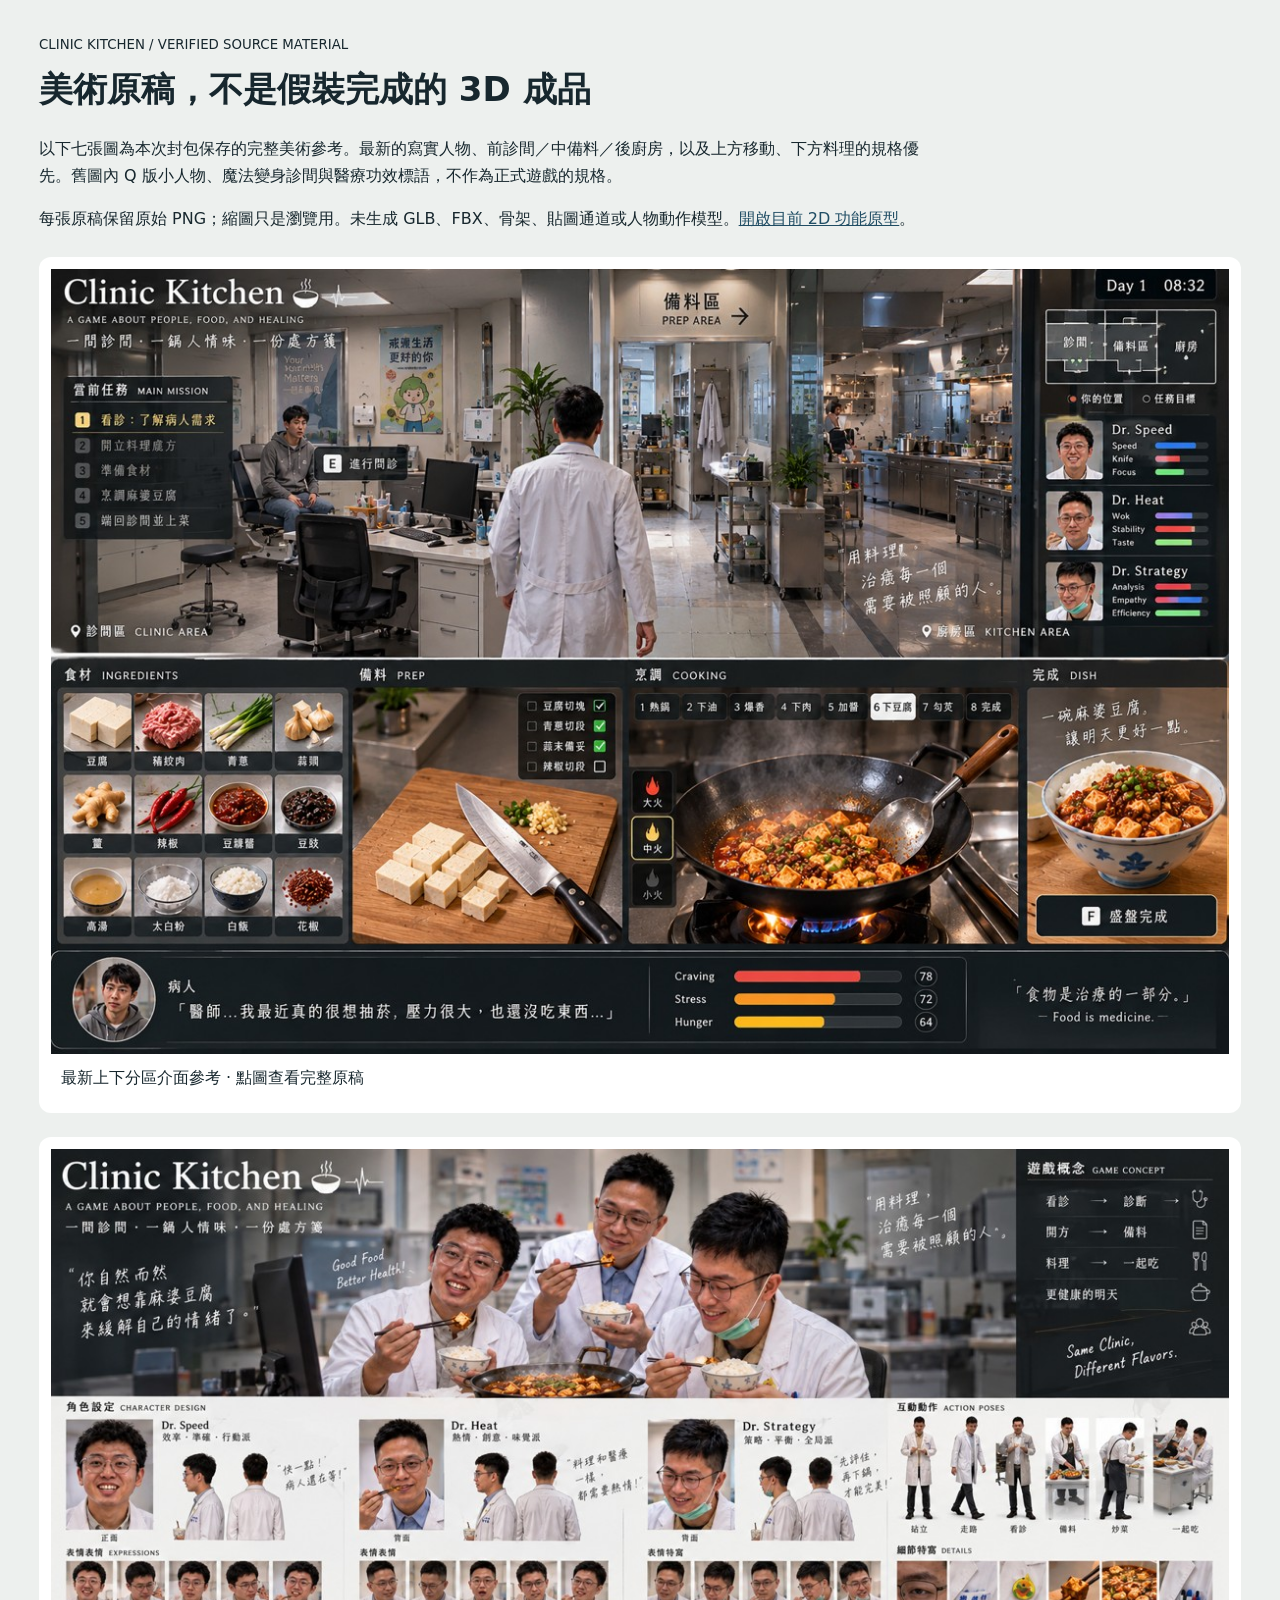
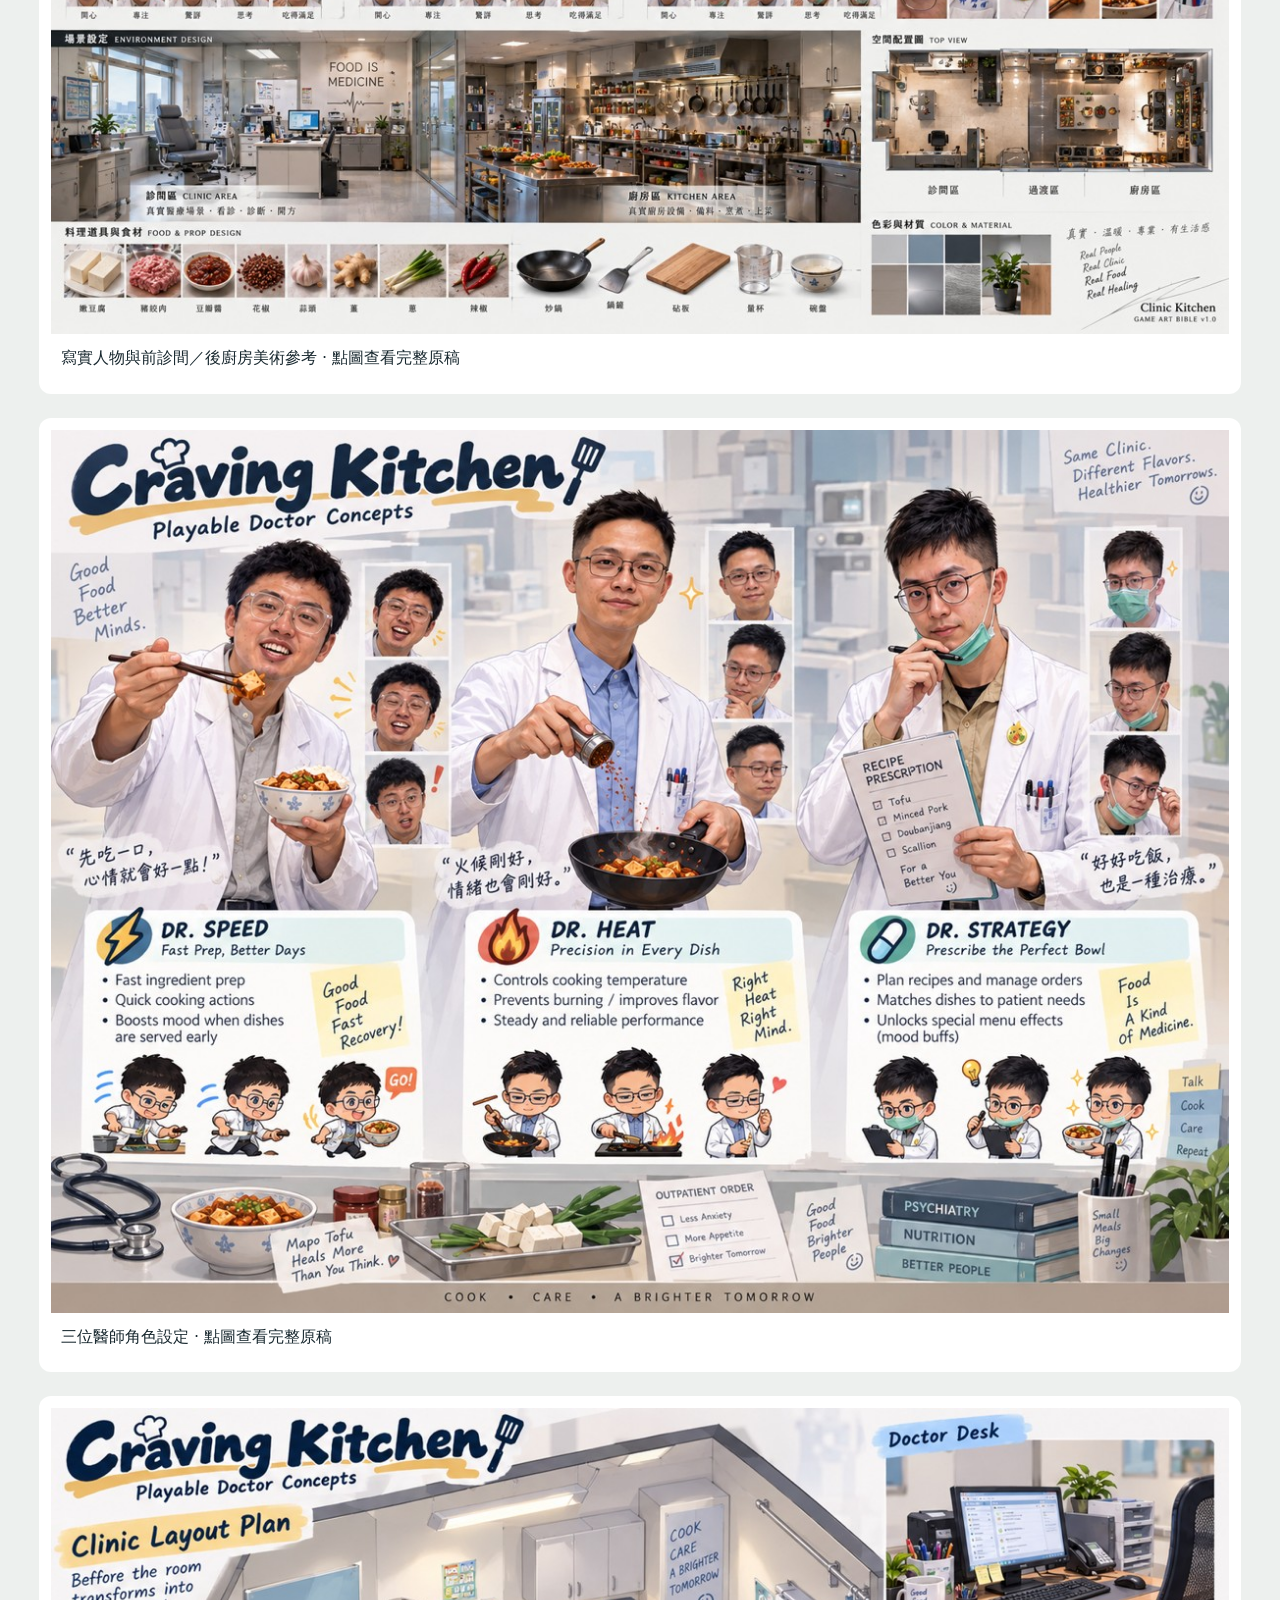
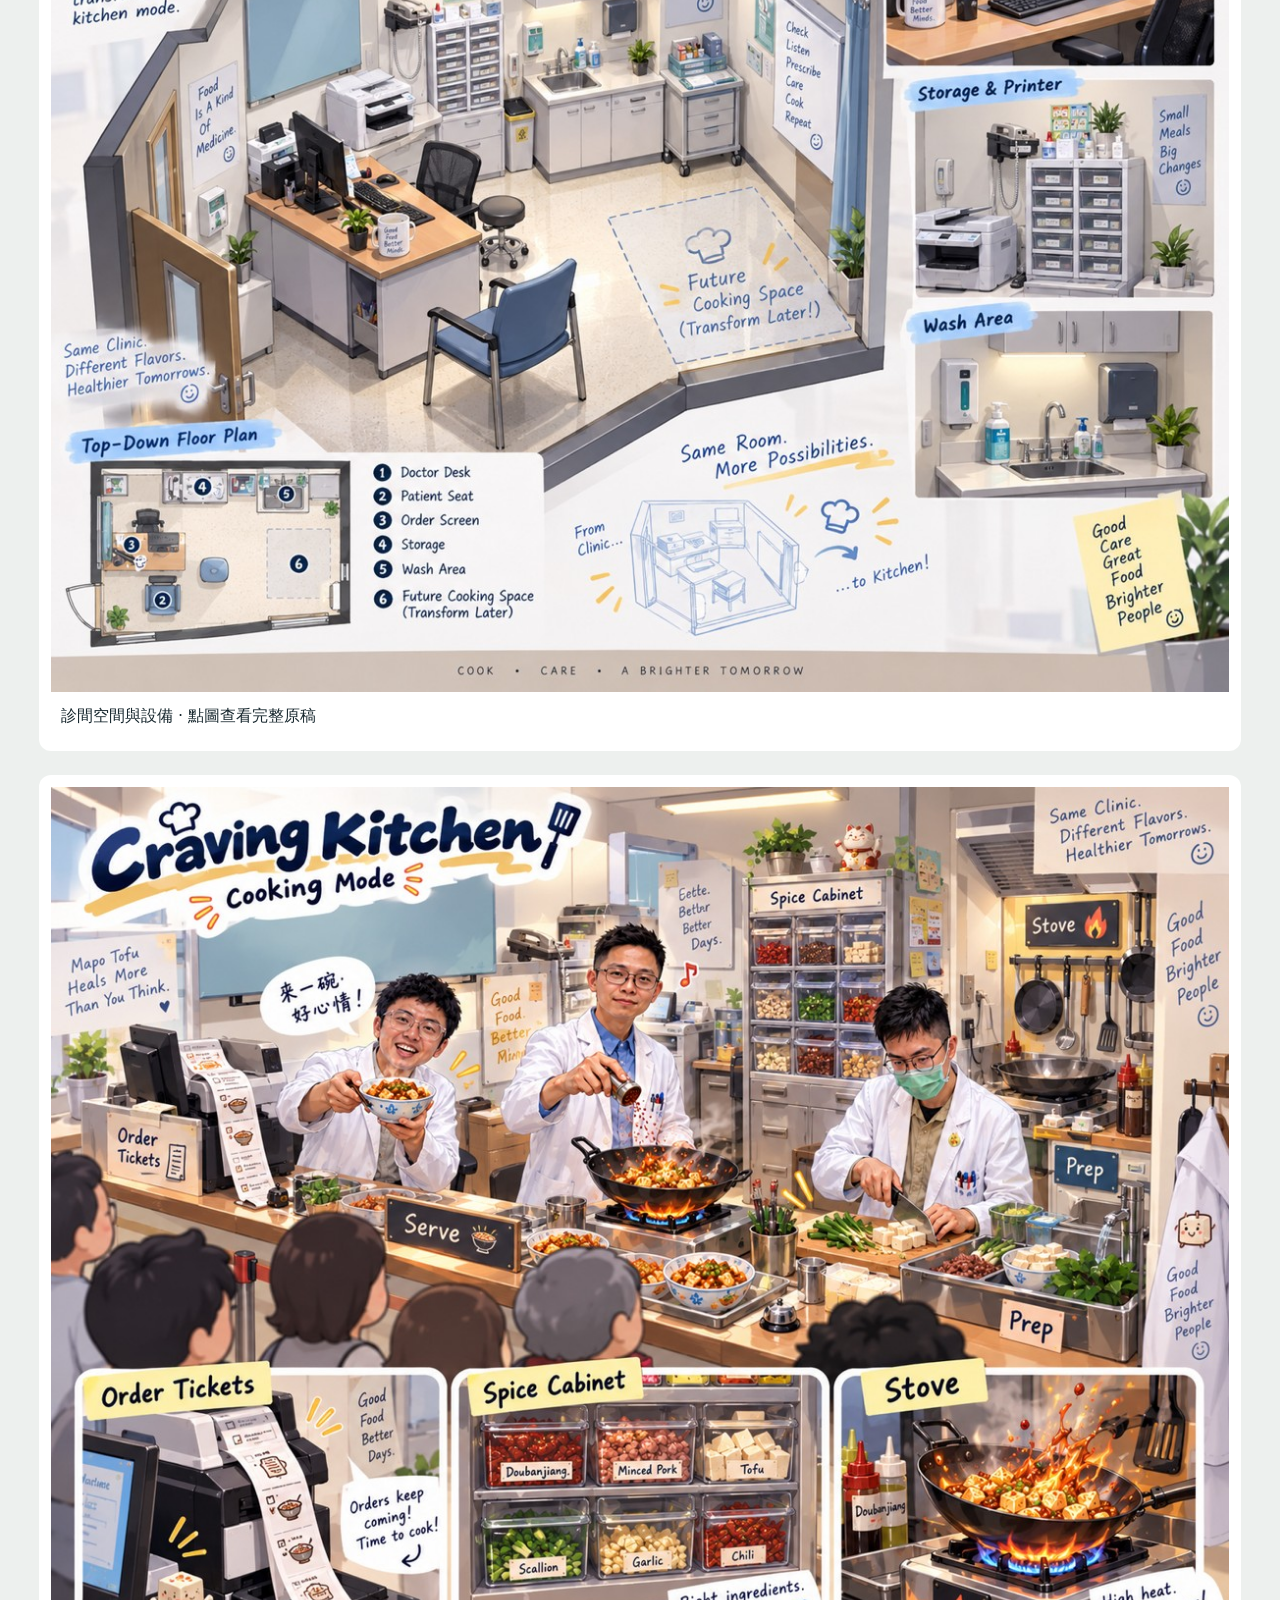
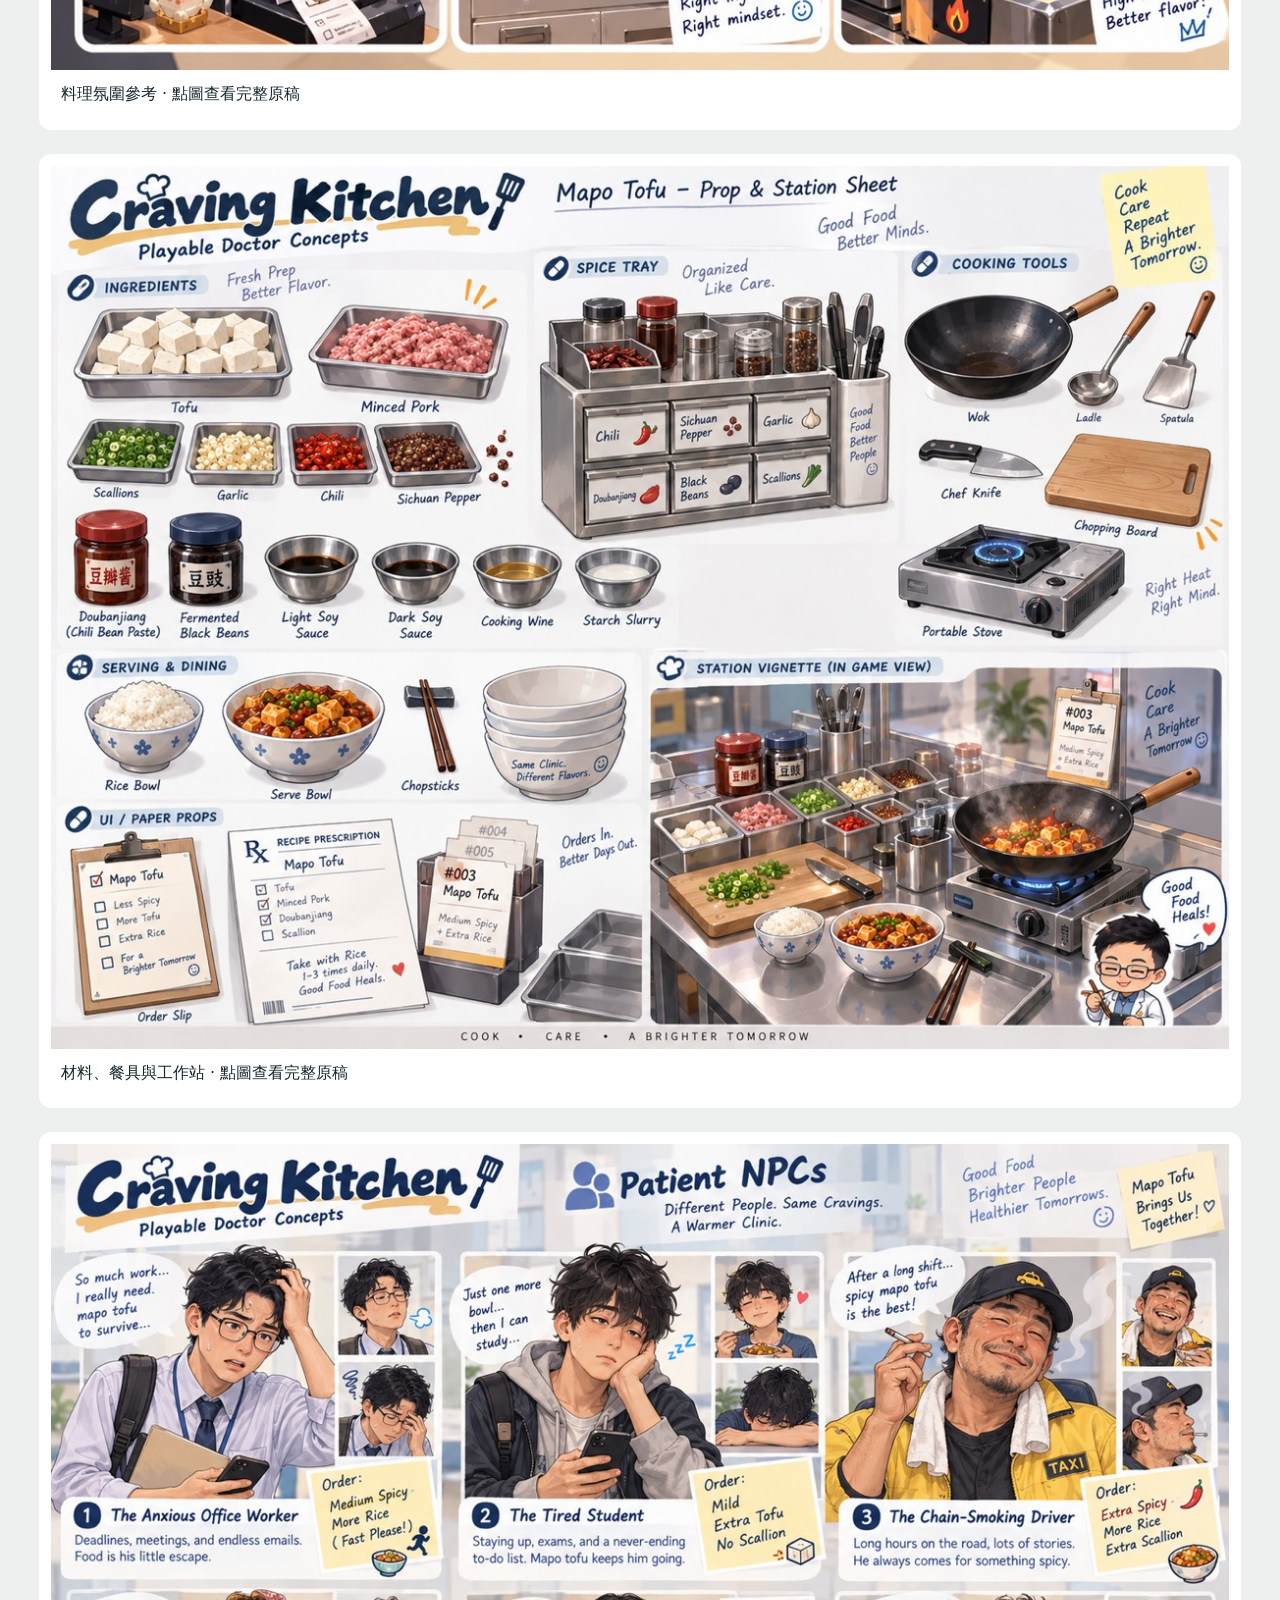
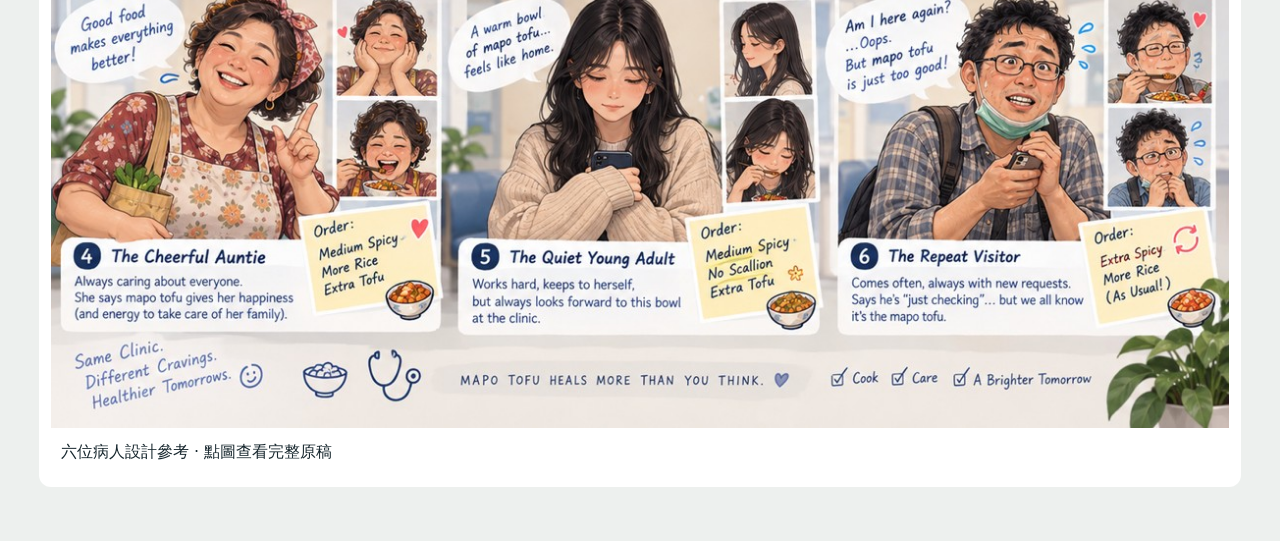
<file: art-review.html>
<!doctype html><html lang="zh-Hant"><meta charset="utf-8"><meta name="viewport" content="width=device-width,initial-scale=1"><title>CK2 R2 美術原稿與建模交班</title><style>*{box-sizing:border-box}body{margin:0;background:#edf0ee;color:#17272e;font:16px/1.7 system-ui}main{max-width:1250px;margin:auto;padding:30px 24px}h1{font-size:34px;margin:4px 0}p{max-width:900px}figure{margin:24px 0;background:white;padding:12px;border-radius:12px}img{display:block;width:100%;height:auto}figcaption{padding:10px}a{color:#204d64}</style><main><small>CLINIC KITCHEN / VERIFIED SOURCE MATERIAL</small><h1>美術原稿，不是假裝完成的 3D 成品</h1><p>以下七張圖為本次封包保存的完整美術參考。最新的寫實人物、前診間／中備料／後廚房，以及上方移動、下方料理的規格優先。舊圖內 Q 版小人物、魔法變身診間與醫療功效標語，不作為正式遊戲的規格。</p><p>每張原稿保留原始 PNG；縮圖只是瀏覽用。未生成 GLB、FBX、骨架、貼圖通道或人物動作模型。<a href="index.html">開啟目前 2D 功能原型</a>。</p><figure><a href="assets/art_direction/approved/realistic_ui_board.png"><img loading="lazy" src="assets/art_direction/web/realistic_ui_board.jpg" alt="最新上下分區介面參考"></a><figcaption>最新上下分區介面參考 · 點圖查看完整原稿</figcaption></figure><figure><a href="assets/art_direction/approved/art_bible_poster.png"><img loading="lazy" src="assets/art_direction/web/art_bible_poster.jpg" alt="寫實人物與前診間／後廚房美術參考"></a><figcaption>寫實人物與前診間／後廚房美術參考 · 點圖查看完整原稿</figcaption></figure><figure><a href="assets/art_direction/approved/doctor_concepts.png"><img loading="lazy" src="assets/art_direction/web/doctor_concepts.jpg" alt="三位醫師角色設定"></a><figcaption>三位醫師角色設定 · 點圖查看完整原稿</figcaption></figure><figure><a href="assets/art_direction/approved/clinic_layout.png"><img loading="lazy" src="assets/art_direction/web/clinic_layout.jpg" alt="診間空間與設備"></a><figcaption>診間空間與設備 · 點圖查看完整原稿</figcaption></figure><figure><a href="assets/art_direction/approved/cooking_mode.png"><img loading="lazy" src="assets/art_direction/web/cooking_mode.jpg" alt="料理氛圍參考"></a><figcaption>料理氛圍參考 · 點圖查看完整原稿</figcaption></figure><figure><a href="assets/art_direction/approved/props_station.png"><img loading="lazy" src="assets/art_direction/web/props_station.jpg" alt="材料、餐具與工作站"></a><figcaption>材料、餐具與工作站 · 點圖查看完整原稿</figcaption></figure><figure><a href="assets/art_direction/approved/patient_npcs.png"><img loading="lazy" src="assets/art_direction/web/patient_npcs.jpg" alt="六位病人設計參考"></a><figcaption>六位病人設計參考 · 點圖查看完整原稿</figcaption></figure></main></html>
</file>
